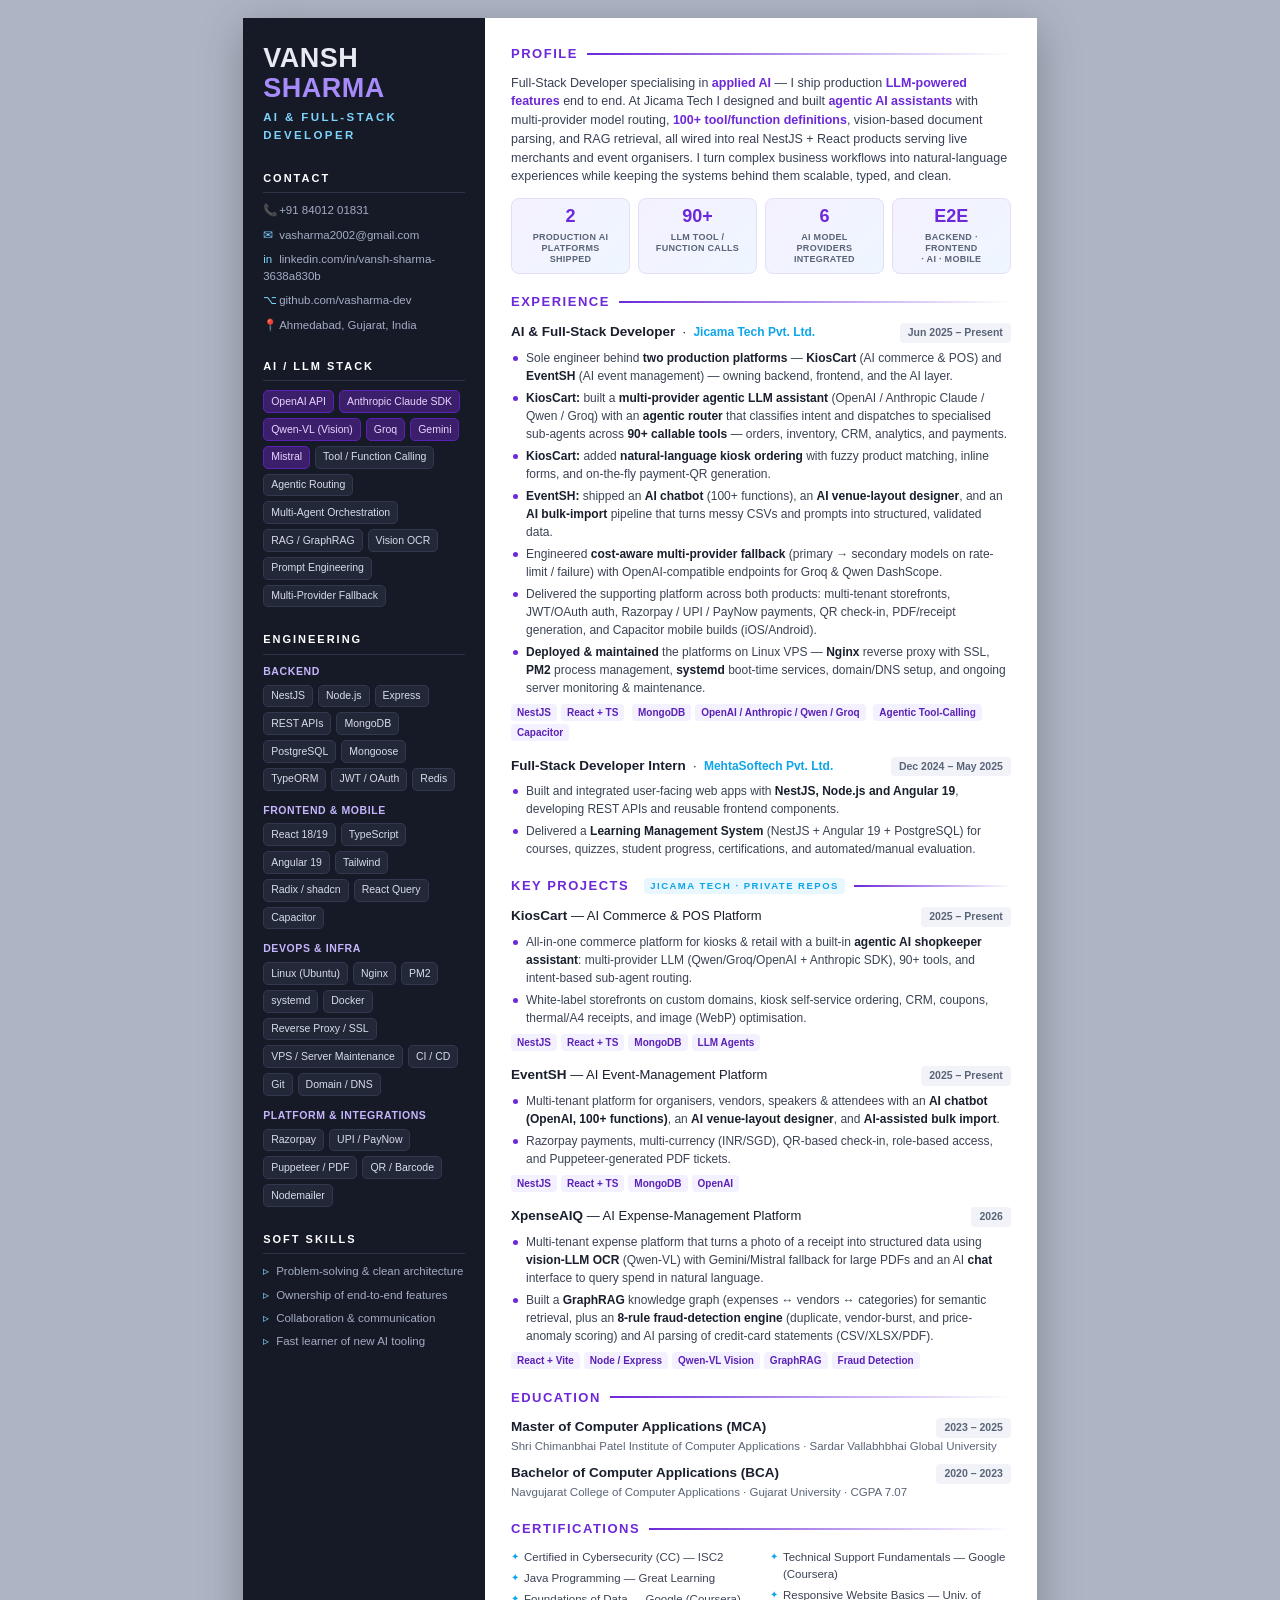
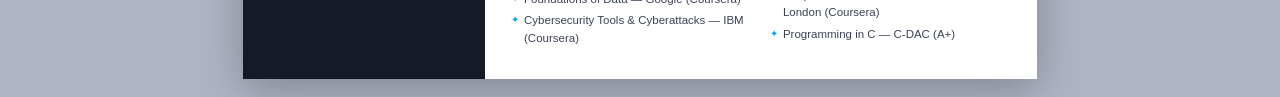
<file: Vansh_Sharma_Resume.html>
<!DOCTYPE html>
<html lang="en">
<head>
<meta charset="UTF-8">
<meta name="viewport" content="width=device-width, initial-scale=1.0">
<title>Vansh Sharma — AI &amp; Full-Stack Developer</title>
<style>
  :root{
    --ink:#1a1f2e;
    --muted:#5a6477;
    --accent:#6d28d9;       /* violet */
    --accent2:#0ea5e9;      /* sky    */
    --line:#e6e8ef;
    --chipbg:#f3f0ff;
    --chipink:#5b21b6;
    --sidebg:#161a27;
    --sidink:#e8eaf2;
    --sidmuted:#a3acc4;
  }
  *{box-sizing:border-box;margin:0;padding:0}
  html{-webkit-print-color-adjust:exact;print-color-adjust:exact}
  body{
    font-family:"Segoe UI",-apple-system,Roboto,Helvetica,Arial,sans-serif;
    color:var(--ink);
    background:#aeb4c4;
    line-height:1.5;
    font-size:13px;
  }
  .page{
    width:210mm;min-height:297mm;margin:18px auto;background:#fff;
    display:grid;grid-template-columns:64mm 1fr;
    box-shadow:0 10px 40px rgba(0,0,0,.25);overflow:hidden;
  }
  /* ---------- SIDEBAR ---------- */
  .side{background:var(--sidebg);color:var(--sidink);padding:26px 20px 30px}
  .name{font-size:27px;font-weight:800;letter-spacing:.5px;line-height:1.1}
  .name span{color:#a78bfa}
  .role{margin-top:6px;font-size:11.5px;font-weight:600;letter-spacing:2.4px;
    text-transform:uppercase;color:#7dd3fc}
  .side h2{font-size:11px;letter-spacing:2px;text-transform:uppercase;
    color:#fff;margin:24px 0 9px;padding-bottom:6px;border-bottom:1px solid #2d3346}
  .side h2:first-of-type{margin-top:26px}
  .contact a,.contact div{color:var(--sidmuted);text-decoration:none;
    display:block;font-size:11.5px;margin-bottom:7px;word-break:break-word}
  .contact .ic{color:#7dd3fc;display:inline-block;width:16px}
  .skillgroup{margin-bottom:12px}
  .skillgroup .lbl{font-size:10.5px;font-weight:700;color:#c4b5fd;
    text-transform:uppercase;letter-spacing:.6px;margin-bottom:5px}
  .chips{display:flex;flex-wrap:wrap;gap:5px}
  .chip{background:#232838;color:#d7dcec;border:1px solid #313850;
    border-radius:5px;padding:2.5px 7px;font-size:10.5px;font-weight:500}
  .chip.hot{background:#3b1f6b;border-color:#5b21b6;color:#e9d5ff}
  .side ul{list-style:none}
  .side li{font-size:11.5px;color:var(--sidmuted);margin-bottom:6px;
    padding-left:13px;position:relative}
  .side li:before{content:"▹";position:absolute;left:0;color:#7dd3fc}
  /* ---------- MAIN ---------- */
  .main{padding:26px 26px 30px}
  .main h2{font-size:13px;letter-spacing:1.5px;text-transform:uppercase;
    color:var(--accent);margin:18px 0 10px;display:flex;align-items:center;gap:9px}
  .main h2:first-child{margin-top:0}
  .main h2:after{content:"";flex:1;height:2px;
    background:linear-gradient(90deg,var(--accent),transparent)}
  .summary{font-size:12.5px;color:#384055}
  .summary b{color:var(--accent)}
  .job{margin-bottom:14px;page-break-inside:avoid}
  .job .top{display:flex;justify-content:space-between;align-items:baseline;gap:8px}
  .job .ttl{font-size:13.5px;font-weight:700;color:var(--ink)}
  .job .co{font-size:12px;font-weight:600;color:var(--accent2)}
  .job .when{font-size:10.5px;font-weight:600;color:var(--muted);white-space:nowrap;
    background:#f1f3f9;border-radius:4px;padding:2px 8px}
  .job ul{list-style:none;margin-top:6px}
  .job li{font-size:12px;color:#3a4254;margin-bottom:4px;padding-left:15px;position:relative}
  .job li:before{content:"";position:absolute;left:2px;top:7px;width:5px;height:5px;
    border-radius:50%;background:var(--accent)}
  .job li b{color:var(--ink)}
  .tag{display:inline-block;font-size:10px;font-weight:600;color:var(--chipink);
    background:var(--chipbg);border-radius:4px;padding:1px 6px;margin:3px 4px 0 0}
  .highlights{display:grid;grid-template-columns:repeat(4,1fr);gap:8px;margin:12px 0 4px}
  .hl{background:linear-gradient(135deg,#f5f1ff,#eef6ff);border:1px solid #e3def7;
    border-radius:8px;padding:8px 9px;text-align:center}
  .hl .num{font-size:18px;font-weight:800;color:var(--accent);line-height:1}
  .hl .cap{font-size:9px;font-weight:600;letter-spacing:.3px;color:var(--muted);
    text-transform:uppercase;margin-top:4px;display:block;line-height:1.25}
  .priv{font-size:9.5px;font-weight:600;color:var(--accent2);
    background:#e8f6fe;border-radius:4px;padding:1px 6px;margin-left:6px;vertical-align:middle}
  .certs{columns:2;column-gap:18px;font-size:11.5px;color:#3a4254}
  .certs div{margin-bottom:4px;padding-left:13px;position:relative;break-inside:avoid}
  .certs div:before{content:"✦";position:absolute;left:0;color:var(--accent2);font-size:10px}
  @media print{
    body{background:#fff}
    .page{margin:0;box-shadow:none;width:auto;min-height:auto}
    @page{size:A4;margin:0}
  }
</style>
</head>
<body>
<div class="page">

  <!-- ============ SIDEBAR ============ -->
  <aside class="side">
    <div class="name">VANSH<br><span>SHARMA</span></div>
    <div class="role">AI &amp; Full-Stack Developer</div>

    <h2>Contact</h2>
    <div class="contact">
      <a href="tel:+918401201831"><span class="ic">📞</span>+91 84012 01831</a>
      <a href="mailto:vasharma2002@gmail.com"><span class="ic">✉</span>vasharma2002@gmail.com</a>
      <a href="https://linkedin.com/in/vansh-sharma-3638a830b"><span class="ic">in</span>linkedin.com/in/vansh-sharma-3638a830b</a>
      <a href="https://github.com/vasharma-dev"><span class="ic">⌥</span>github.com/vasharma-dev</a>
      <div><span class="ic">📍</span>Ahmedabad, Gujarat, India</div>
    </div>

    <h2>AI / LLM Stack</h2>
    <div class="chips" style="margin-bottom:12px">
      <span class="chip hot">OpenAI API</span>
      <span class="chip hot">Anthropic Claude SDK</span>
      <span class="chip hot">Qwen-VL (Vision)</span>
      <span class="chip hot">Groq</span>
      <span class="chip hot">Gemini</span>
      <span class="chip hot">Mistral</span>
      <span class="chip">Tool / Function Calling</span>
      <span class="chip">Agentic Routing</span>
      <span class="chip">Multi-Agent Orchestration</span>
      <span class="chip">RAG / GraphRAG</span>
      <span class="chip">Vision OCR</span>
      <span class="chip">Prompt Engineering</span>
      <span class="chip">Multi-Provider Fallback</span>
    </div>

    <h2>Engineering</h2>
    <div class="skillgroup">
      <div class="lbl">Backend</div>
      <div class="chips">
        <span class="chip">NestJS</span><span class="chip">Node.js</span>
        <span class="chip">Express</span><span class="chip">REST APIs</span>
        <span class="chip">MongoDB</span><span class="chip">PostgreSQL</span>
        <span class="chip">Mongoose</span><span class="chip">TypeORM</span>
        <span class="chip">JWT / OAuth</span><span class="chip">Redis</span>
      </div>
    </div>
    <div class="skillgroup">
      <div class="lbl">Frontend &amp; Mobile</div>
      <div class="chips">
        <span class="chip">React 18/19</span><span class="chip">TypeScript</span>
        <span class="chip">Angular 19</span><span class="chip">Tailwind</span>
        <span class="chip">Radix / shadcn</span><span class="chip">React Query</span>
        <span class="chip">Capacitor</span>
      </div>
    </div>
    <div class="skillgroup">
      <div class="lbl">DevOps &amp; Infra</div>
      <div class="chips">
        <span class="chip">Linux (Ubuntu)</span><span class="chip">Nginx</span>
        <span class="chip">PM2</span><span class="chip">systemd</span>
        <span class="chip">Docker</span><span class="chip">Reverse Proxy / SSL</span>
        <span class="chip">VPS / Server Maintenance</span><span class="chip">CI / CD</span>
        <span class="chip">Git</span><span class="chip">Domain / DNS</span>
      </div>
    </div>
    <div class="skillgroup">
      <div class="lbl">Platform &amp; Integrations</div>
      <div class="chips">
        <span class="chip">Razorpay</span>
        <span class="chip">UPI / PayNow</span><span class="chip">Puppeteer / PDF</span>
        <span class="chip">QR / Barcode</span><span class="chip">Nodemailer</span>
      </div>
    </div>

    <h2>Soft Skills</h2>
    <ul>
      <li>Problem-solving &amp; clean architecture</li>
      <li>Ownership of end-to-end features</li>
      <li>Collaboration &amp; communication</li>
      <li>Fast learner of new AI tooling</li>
    </ul>
  </aside>

  <!-- ============ MAIN ============ -->
  <main class="main">

    <h2>Profile</h2>
    <p class="summary">
      Full-Stack Developer specialising in <b>applied AI</b> — I ship production
      <b>LLM-powered features</b> end to end. At Jicama Tech I designed and built
      <b>agentic AI assistants</b> with multi-provider model routing, <b>100+ tool/function
      definitions</b>, vision-based document parsing, and RAG retrieval, all wired into
      real NestJS + React products serving live merchants and event organisers. I turn
      complex business workflows into natural-language experiences while keeping the
      systems behind them scalable, typed, and clean.
    </p>

    <div class="highlights">
      <div class="hl"><span class="num">2</span><span class="cap">Production AI<br>Platforms Shipped</span></div>
      <div class="hl"><span class="num">90+</span><span class="cap">LLM Tool /<br>Function Calls</span></div>
      <div class="hl"><span class="num">6</span><span class="cap">AI Model<br>Providers Integrated</span></div>
      <div class="hl"><span class="num">E2E</span><span class="cap">Backend · Frontend<br>· AI · Mobile</span></div>
    </div>

    <h2>Experience</h2>

    <div class="job">
      <div class="top">
        <div><span class="ttl">AI &amp; Full-Stack Developer</span> &nbsp;·&nbsp;
        <span class="co">Jicama Tech Pvt. Ltd.</span></div>
        <span class="when">Jun 2025 – Present</span>
      </div>
      <ul>
        <li>Sole engineer behind <b>two production platforms</b> — <b>KiosCart</b> (AI commerce &amp;
            POS) and <b>EventSH</b> (AI event management) — owning backend, frontend, and the AI layer.</li>
        <li><b>KiosCart:</b> built a <b>multi-provider agentic LLM assistant</b> (OpenAI / Anthropic
            Claude / Qwen / Groq) with an <b>agentic router</b> that classifies intent and dispatches
            to specialised sub-agents across <b>90+ callable tools</b> — orders, inventory, CRM,
            analytics, and payments.</li>
        <li><b>KiosCart:</b> added <b>natural-language kiosk ordering</b> with fuzzy product matching,
            inline forms, and on-the-fly payment-QR generation.</li>
        <li><b>EventSH:</b> shipped an <b>AI chatbot</b> (100+ functions), an <b>AI venue-layout
            designer</b>, and an <b>AI bulk-import</b> pipeline that turns messy CSVs and prompts into
            structured, validated data.</li>
        <li>Engineered <b>cost-aware multi-provider fallback</b> (primary → secondary models on
            rate-limit / failure) with OpenAI-compatible endpoints for Groq &amp; Qwen DashScope.</li>
        <li>Delivered the supporting platform across both products: multi-tenant storefronts,
            JWT/OAuth auth, Razorpay / UPI / PayNow payments, QR check-in, PDF/receipt generation,
            and Capacitor mobile builds (iOS/Android).</li>
        <li><b>Deployed &amp; maintained</b> the platforms on Linux VPS — <b>Nginx</b> reverse proxy
            with SSL, <b>PM2</b> process management, <b>systemd</b> boot-time services, domain/DNS
            setup, and ongoing server monitoring &amp; maintenance.</li>
      </ul>
      <div>
        <span class="tag">NestJS</span><span class="tag">React + TS</span>
        <span class="tag">MongoDB</span><span class="tag">OpenAI / Anthropic / Qwen / Groq</span>
        <span class="tag">Agentic Tool-Calling</span><span class="tag">Capacitor</span>
      </div>
    </div>

    <div class="job">
      <div class="top">
        <div><span class="ttl">Full-Stack Developer Intern</span> &nbsp;·&nbsp;
        <span class="co">MehtaSoftech Pvt. Ltd.</span></div>
        <span class="when">Dec 2024 – May 2025</span>
      </div>
      <ul>
        <li>Built and integrated user-facing web apps with <b>NestJS, Node.js and Angular 19</b>,
            developing REST APIs and reusable frontend components.</li>
        <li>Delivered a <b>Learning Management System</b> (NestJS + Angular 19 + PostgreSQL) for
            courses, quizzes, student progress, certifications, and automated/manual evaluation.</li>
      </ul>
    </div>

    <h2>Key Projects <span class="priv">Jicama Tech · private repos</span></h2>

    <div class="job">
      <div class="top">
        <div><span class="ttl">KiosCart</span> — AI Commerce &amp; POS Platform</div>
        <span class="when">2025 – Present</span>
      </div>
      <ul>
        <li>All-in-one commerce platform for kiosks &amp; retail with a built-in
            <b>agentic AI shopkeeper assistant</b>: multi-provider LLM (Qwen/Groq/OpenAI +
            Anthropic SDK), 90+ tools, and intent-based sub-agent routing.</li>
        <li>White-label storefronts on custom domains, kiosk self-service ordering, CRM,
            coupons, thermal/A4 receipts, and image (WebP) optimisation.</li>
      </ul>
      <div><span class="tag">NestJS</span><span class="tag">React + TS</span><span class="tag">MongoDB</span><span class="tag">LLM Agents</span></div>
    </div>

    <div class="job">
      <div class="top">
        <div><span class="ttl">EventSH</span> — AI Event-Management Platform</div>
        <span class="when">2025 – Present</span>
      </div>
      <ul>
        <li>Multi-tenant platform for organisers, vendors, speakers &amp; attendees with an
            <b>AI chatbot (OpenAI, 100+ functions)</b>, an <b>AI venue-layout designer</b>, and
            <b>AI-assisted bulk import</b>.</li>
        <li>Razorpay payments, multi-currency (INR/SGD), QR-based check-in, role-based access,
            and Puppeteer-generated PDF tickets.</li>
      </ul>
      <div><span class="tag">NestJS</span><span class="tag">React + TS</span><span class="tag">MongoDB</span><span class="tag">OpenAI</span></div>
    </div>

    <div class="job">
      <div class="top">
        <div><span class="ttl">XpenseAIQ</span> — AI Expense-Management Platform</div>
        <span class="when">2026</span>
      </div>
      <ul>
        <li>Multi-tenant expense platform that turns a photo of a receipt into structured data using
            <b>vision-LLM OCR</b> (Qwen-VL) with Gemini/Mistral fallback for large PDFs and an
            AI <b>chat</b> interface to query spend in natural language.</li>
        <li>Built a <b>GraphRAG</b> knowledge graph (expenses ↔ vendors ↔ categories) for semantic
            retrieval, plus an <b>8-rule fraud-detection engine</b> (duplicate, vendor-burst, and
            price-anomaly scoring) and AI parsing of credit-card statements (CSV/XLSX/PDF).</li>
      </ul>
      <div><span class="tag">React + Vite</span><span class="tag">Node / Express</span><span class="tag">Qwen-VL Vision</span><span class="tag">GraphRAG</span><span class="tag">Fraud Detection</span></div>
    </div>

    <h2>Education</h2>
    <div class="job" style="margin-bottom:8px">
      <div class="top">
        <div><span class="ttl">Master of Computer Applications (MCA)</span></div>
        <span class="when">2023 – 2025</span>
      </div>
      <div style="font-size:11.5px;color:var(--muted)">
        Shri Chimanbhai Patel Institute of Computer Applications · Sardar Vallabhbhai Global University
      </div>
    </div>
    <div class="job">
      <div class="top">
        <div><span class="ttl">Bachelor of Computer Applications (BCA)</span></div>
        <span class="when">2020 – 2023</span>
      </div>
      <div style="font-size:11.5px;color:var(--muted)">
        Navgujarat College of Computer Applications · Gujarat University · CGPA 7.07
      </div>
    </div>

    <h2>Certifications</h2>
    <div class="certs">
      <div>Certified in Cybersecurity (CC) — ISC2</div>
      <div>Java Programming — Great Learning</div>
      <div>Foundations of Data — Google (Coursera)</div>
      <div>Cybersecurity Tools &amp; Cyberattacks — IBM (Coursera)</div>
      <div>Technical Support Fundamentals — Google (Coursera)</div>
      <div>Responsive Website Basics — Univ. of London (Coursera)</div>
      <div>Programming in C — C-DAC (A+)</div>
    </div>

  </main>
</div>
</body>
</html>
</file>
